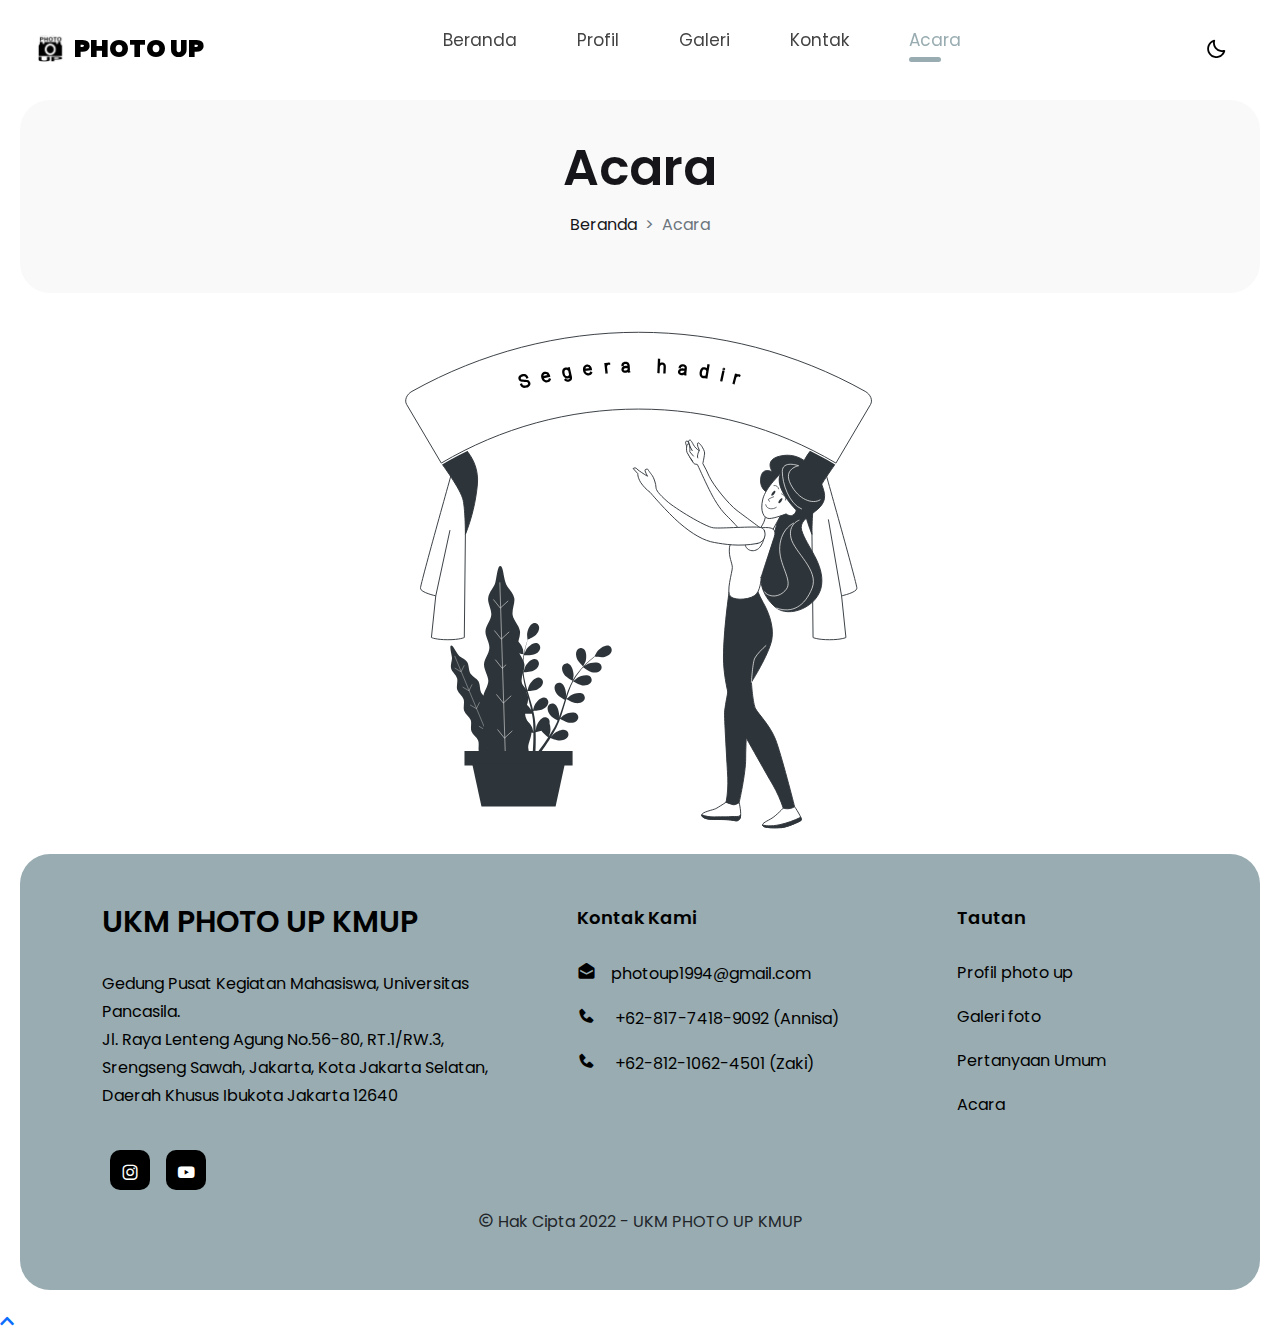
<file: acara.html>
<!DOCTYPE html>
<html lang="en">

<head>
     <meta charset="UTF-8" />
     <meta http-equiv="X-UA-Compatible" content="IE=edge" />
     <meta name="viewport" content="width=device-width, initial-scale=1.0, shrink-to-fit=no" />
     <title>PHOTO UP | Acara</title>

     <!-- CSS -->
     <link href='https://unpkg.com/boxicons@2.1.1/css/boxicons.min.css' rel='stylesheet'>
     <link href="https://unpkg.com/aos@2.3.1/dist/aos.css" rel="stylesheet" />
     <link href="/vendor/bootstrap/css/bootstrap.min.css" rel="stylesheet" />
     <link href="/vendor/owlcarousel/css/owl.carousel.min.css" rel="stylesheet" />
     <link href="/vendor/owlcarousel/css/owl.theme.default.min.css" rel="stylesheet" />


     <link rel="stylesheet" href="https://cdnjs.cloudflare.com/ajax/libs/font-awesome/5.15.4/css/all.min.css"
          integrity="sha512-1ycn6IcaQQ40/MKBW2W4Rhis/DbILU74C1vSrLJxCq57o941Ym01SwNsOMqvEBFlcgUa6xLiPY/NS5R+E6ztJQ=="
          crossorigin="anonymous" referrerpolicy="no-referrer" />
     <link href="style/main.css" rel="stylesheet" />
</head>

<body>
     <!-- Navbar -->
     <nav class="navbar-fixed-top fixed-top">
          <div class="navbar-photoup">
               <i class='bx bx-menu-alt-left sidebarOpen'></i>
               <span class="logo d-flex align-items-center">
                    <img src="/assets/img/logopu.svg" alt="" width="40px">
                    <a href="index.html">&nbsp;PHOTO UP</a>
               </span>
               <div class="menu">
                    <div class="logo-toggle">
                         <span class="logo d-flex align-items-center">
                              <img src="/assets/img/logopu.svg" alt="" width="40px">
                              <a href="index.html">&nbsp;PHOTO UP</a>
                         </span>
                         <i class='bx bx-x sidebarClose'></i>
                    </div>
                    <ul class="nav-link">
                         <li><a href="index.html">Beranda</a></li>
                         <li><a href="profil.html">Profil</a></li>
                         <li><a href="galeri.html">Galeri</a></li>
                         <li><a href="kontak.html">Kontak</a></li>
                         <li class="active"><a class="active" href="acara.html">Acara</a></li>
                    </ul>
               </div>
               <div class="darkLight-searchBox">
                    <div class="dark-light">
                         <i class='bx bx-moon moon'></i>
                         <i class='bx bx-sun sun'></i>
                    </div>
                    <!-- <div class="searchBox">
          <div class="searchToggle">
            <i class='bx bx-x cancel'></i>
            <i class='bx bx-search search'></i>
          </div>
          <div class="search-field">
            <input type="text" placeholder="Cari">
            <i class='bx bx-search'></i>
          </div>

        </div> -->
               </div>
          </div>
     </nav>
     <!-- Navbar -->

     <div class="page-content">

          <!--breadcrumb-->
          <section class="breadcrumb-header">
               <div class="container breadcrumb-nav">
                    <h1>Acara</h1>
                    <nav style="--bs-breadcrumb-divider: '>';" aria-label="breadcrumb">
                         <ol class="breadcrumb">
                              <li class="breadcrumb-item"><a href="index.html">Beranda</a></li>
                              <li class="breadcrumb-item active" aria-current="page">Acara</li>
                         </ol>
                    </nav>
               </div>
          </section>
          <!--end breadcrumb-->

          <!--acara-->
          <section class="acara">
               <div class="container">
                    <div class="title-acara d-flex align-items-center justify-content-center">
                         <h1></h1>
                         <img src="/assets/img/segera.svg" alt="segera datang" width="100%" height="100%">
                    </div>
               </div>
          </section>
          <!--end acara-->




     </div>
     <!-- footer -->
     <footer>
          <div class="footer-area">
               <div class="container">
                    <div class="row mb-15">
                         <div class="col-lg-5">
                              <div class="footer-item">
                                   <span class="footer-logo">
                                        UKM PHOTO UP KMUP
                                   </span>
                                   <p>Gedung Pusat Kegiatan Mahasiswa, Universitas Pancasila.<br> Jl. Raya Lenteng Agung
                                        No.56-80,
                                        RT.1/RW.3,
                                        Srengseng Sawah, Jakarta, Kota Jakarta Selatan, Daerah Khusus Ibukota Jakarta
                                        12640</p>
                                   <div class="social-media">
                                        <a href="https://www.instagram.com/photoup94" target="_blank"><i
                                                  class='bx bxl-instagram'></i></a>
                                        <a href="https://www.youtube.com/channel/UCiOalYiee_t57inMNtgSVtA"
                                             target="_blank"><i class='bx bxl-youtube'></i></a>
                                   </div>
                              </div>

                         </div>
                         <div class="col-lg-4">
                              <div class="footer-item">
                                   <h class="h-item">Kontak Kami</h>
                                   <ul class="item">
                                        <li><i class='bx bxs-envelope-open'></i><a
                                                  href="mailto:photoup1994@gmail.com?subject=Pesan%20untuk%20photo%20up"
                                                  target="_blank">photoup1994@gmail.com</a>

                                        </li>
                                        <li><i class='bx bxs-phone'></i>
                                             <a href="https://wa.me/+6281774189092" target="_blank">+62-817-7418-9092
                                                  (Annisa)</a>
                                        </li>
                                        <li><i class='bx bxs-phone'></i>
                                             <a href="https://wa.me/+6281210624501" target="_blank">+62-812-1062-4501
                                                  (Zaki)</a>
                                        </li>
                                   </ul>
                              </div>
                         </div>
                         <div class="col-lg-3">
                              <div class="footer-item">
                                   <h class="h-item">Tautan</h>
                                   <ul class="item">
                                        <li><a href="profil.html">Profil photo up</a></li>
                                        <li><a href="galeri.html">Galeri foto</a></li>
                                        <li><a href="kontak.html#faq">Pertanyaan Umum</a></li>
                                        <li><a href="acara.html">Acara</a></li>
                                   </ul>
                              </div>

                         </div>
                    </div>
                    <div class="copyright mt-10">
                         <p><i class='bx bx-copyright'></i> Hak Cipta 2022 - UKM PHOTO UP KMUP </p>
                    </div>
               </div>
          </div>
     </footer>

     <!-- end footer -->
     <div class="btn-scroll">
          <a href="#" class="scroll-top">
               <i class="ini fas fa-chevron-up"></i>
          </a>
     </div>


     <!-- JavaScript -->
     <script src="/vendor/jquery/jquery.slim.min.js"></script>
     <script src="/vendor/bootstrap/js/bootstrap.bundle.min.js"></script>
     <script src="/vendor/owlcarousel/js/owl.carousel.min.js"></script>
     <script src="https://unpkg.com/aos@2.3.1/dist/aos.js"></script>
     <script src="/script/navbar.js"></script>
     <script src="/script/scroll-up.js"></script>
     <script src="/script/slider.js"></script>
     <script>
          AOS.init();
     </script>
</body>

</html>
</file>
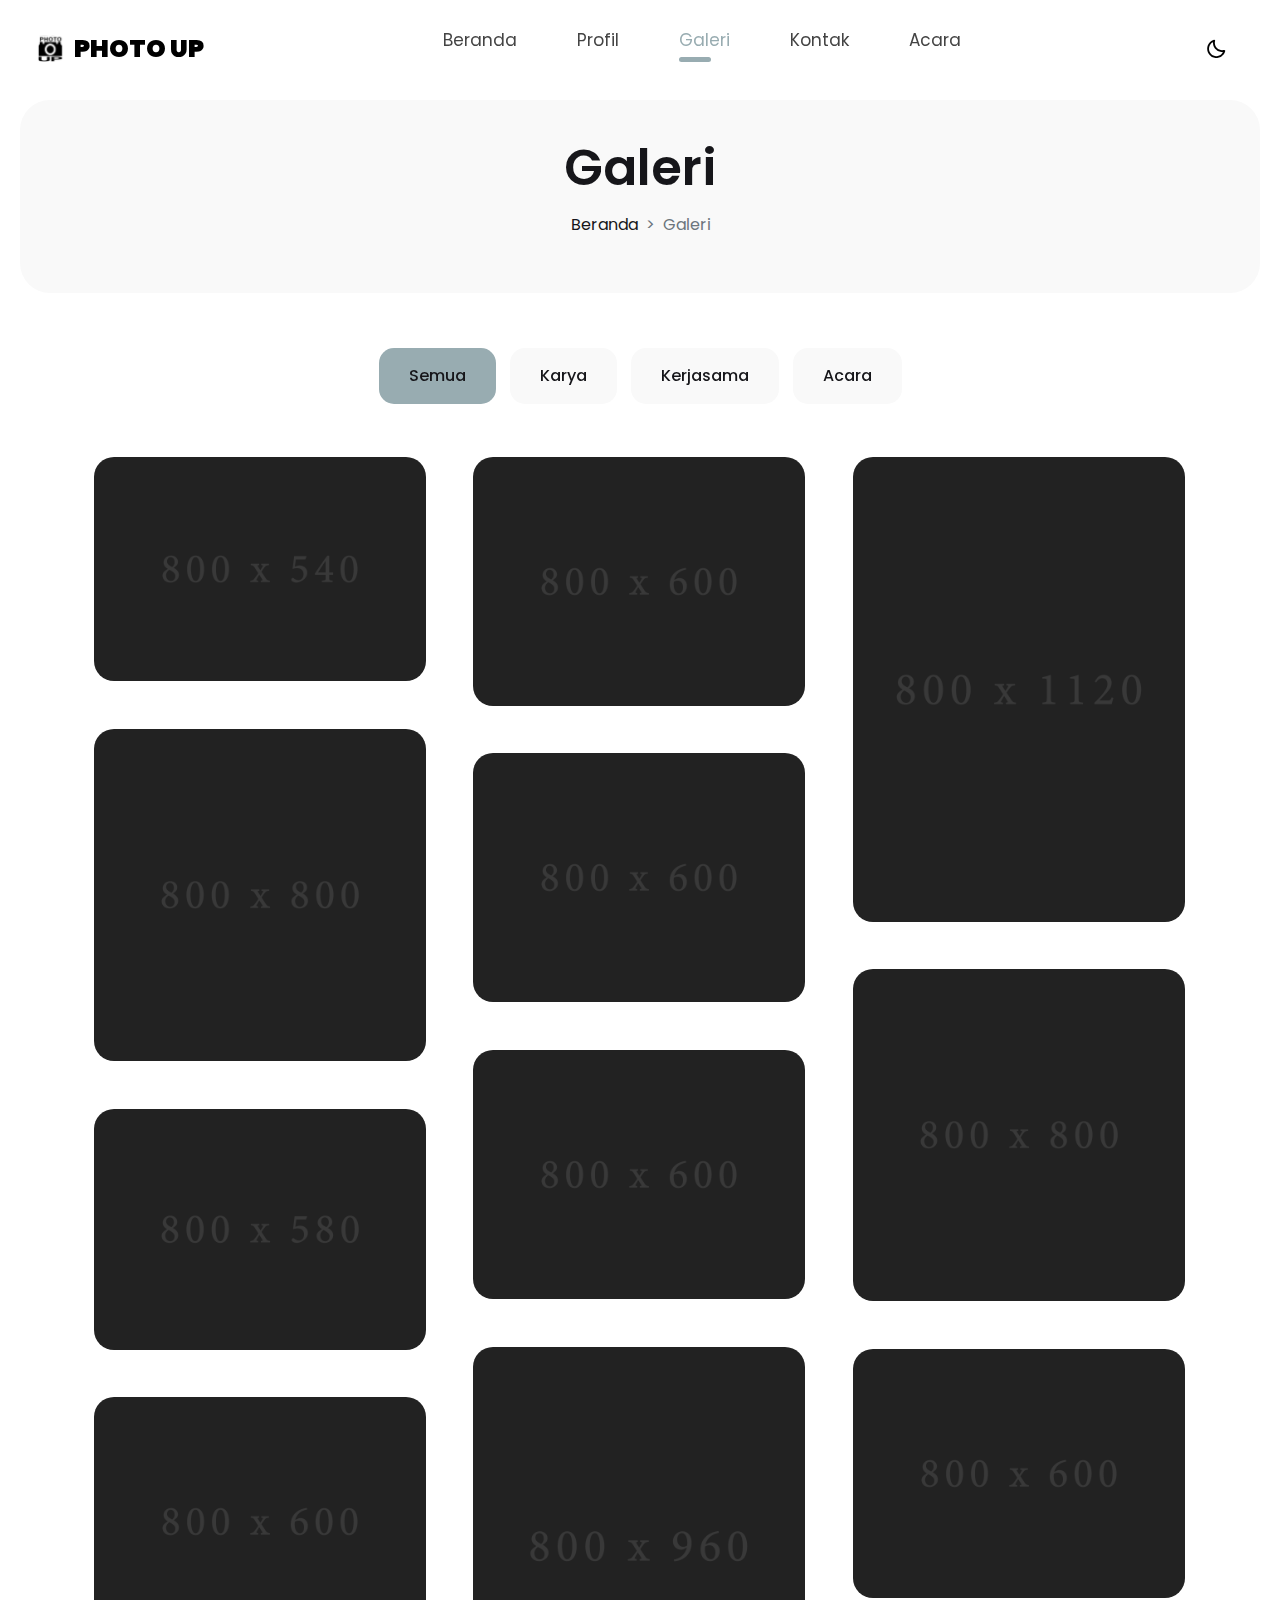
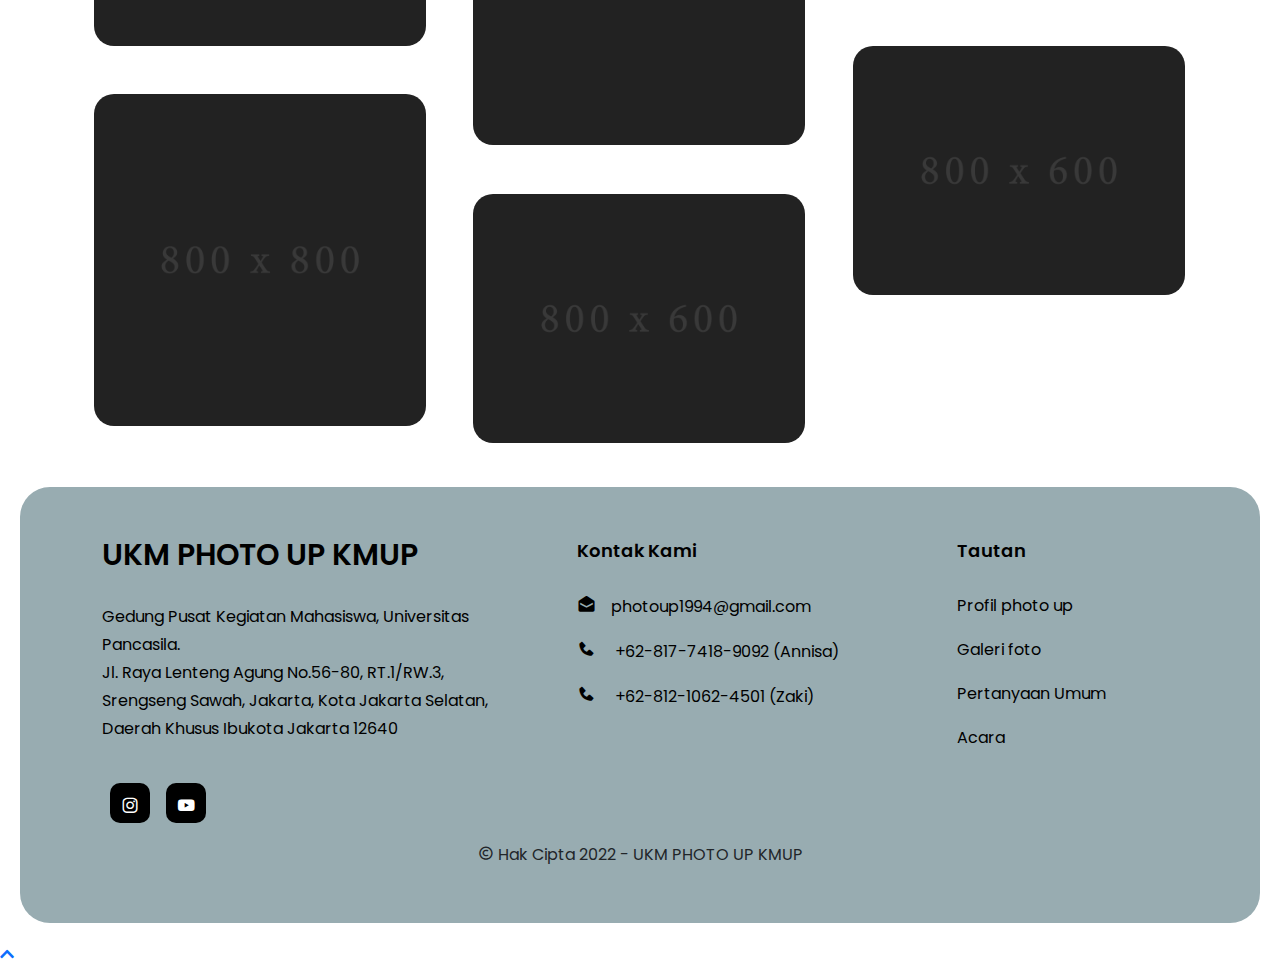
<file: galeri.html>
<!DOCTYPE html>
<html lang="en">

<head>
     <meta charset="UTF-8" />
     <meta http-equiv="X-UA-Compatible" content="IE=edge" />
     <meta name="viewport" content="width=device-width, initial-scale=1.0, shrink-to-fit=no" />
     <title>PHOTO UP | Galeri</title>

     <!-- CSS -->
     <link href='https://unpkg.com/boxicons@2.1.1/css/boxicons.min.css' rel='stylesheet'>
     <link href="https://unpkg.com/aos@2.3.1/dist/aos.css" rel="stylesheet" />
     <link href="/vendor/bootstrap/css/bootstrap.min.css" rel="stylesheet" />
     <link href="/vendor/owlcarousel/css/owl.carousel.min.css" rel="stylesheet" />
     <link href="/vendor/owlcarousel/css/owl.theme.default.min.css" rel="stylesheet" />


     <link rel="stylesheet" href="https://cdnjs.cloudflare.com/ajax/libs/font-awesome/5.15.4/css/all.min.css"
          integrity="sha512-1ycn6IcaQQ40/MKBW2W4Rhis/DbILU74C1vSrLJxCq57o941Ym01SwNsOMqvEBFlcgUa6xLiPY/NS5R+E6ztJQ=="
          crossorigin="anonymous" referrerpolicy="no-referrer" />
     <link href="style/main.css" rel="stylesheet" />
     <link href="style/magnific-popup.css" type="text/css" rel="stylesheet" />
</head>

<body>
     <!-- Navbar -->
     <nav class="navbar-fixed-top fixed-top">
          <div class="navbar-photoup">
               <i class='bx bx-menu-alt-left sidebarOpen'></i>
               <span class="logo d-flex align-items-center">
                    <img src="/assets/img/logopu.svg" alt="" width="40px">
                    <a href="index.html">&nbsp;PHOTO UP</a>
               </span>
               <div class="menu">
                    <div class="logo-toggle">
                         <span class="logo d-flex align-items-center">
                              <img src="/assets/img/logopu.svg" alt="" width="40px">
                              <a href="index.html">&nbsp;PHOTO UP</a>
                         </span>
                         <i class='bx bx-x sidebarClose'></i>
                    </div>
                    <ul class="nav-link">
                         <li><a href="index.html">Beranda</a></li>
                         <li><a href="profil.html">Profil</a></li>
                         <li class="active"><a class="active" href="galeri.html">Galeri</a></li>
                         <li><a href="kontak.html">Kontak</a></li>
                         <li><a href="acara.html">Acara</a></li>
                    </ul>
               </div>
               <div class="darkLight-searchBox">
                    <div class="dark-light">
                         <i class='bx bx-moon moon'></i>
                         <i class='bx bx-sun sun'></i>
                    </div>
                    <!-- <div class="searchBox">
          <div class="searchToggle">
            <i class='bx bx-x cancel'></i>
            <i class='bx bx-search search'></i>
          </div>
          <div class="search-field">
            <input type="text" placeholder="Cari">
            <i class='bx bx-search'></i>
          </div>

        </div> -->
               </div>
          </div>
     </nav>
     <!-- Navbar -->


     <div class="page-content">

          <!--breadcrumb-->
          <section class="breadcrumb-header" data-aos="fade-up">
               <div class="container breadcrumb-nav">
                    <h1>Galeri</h1>
                    <nav style="--bs-breadcrumb-divider: '>';" aria-label="breadcrumb">
                         <ol class="breadcrumb">
                              <li class="breadcrumb-item"><a href="index.html">Beranda</a></li>
                              <li class="breadcrumb-item active" aria-current="page">Galeri</li>
                         </ol>
                    </nav>
               </div>
          </section>
          <!--end breadcrumb-->

          <!--gallery-->
          <section class="gallery" data-aos="fade-up">
               <div class="container">
                    <div class="row">
                         <div class="col-lg-12">
                              <div class="text-center">
                                   <ul class="col container-filter portfolioFilte list-unstyled mb-0" id="filter">
                                        <li class="categories active" data-filter="*"><a>Semua</a></li>
                                        <li class="categories" data-filter=".karya"><a>Karya</a></li>
                                        <li class="categories" data-filter=".kerjasama"><a>Kerjasama</a></li>
                                        <li class="categories" data-filter=".acara"><a>Acara</a></li>
                                   </ul>
                              </div>
                         </div>
                    </div>

                    <div class="port portfolio-masonry mt-4">
                         <div class="portfolioContainer row photo">
                              <div class="col-lg-4 p-4 karya">
                                   <div class="item-box">
                                        <a class="mfp-image" href="assets/portfolio/img-1.png" title="nama foto">
                                             <img class="item-container img-fluid" src="assets/portfolio/img-1.png"
                                                  alt="work-img" />
                                             <div class="item-mask">
                                                  <div class="item-caption">
                                                       <p class="text-dark mb-0">karya</p>
                                                       <h6 class="text-dark mt-1 text-uppercase">nama fotografer</h6>
                                                  </div>
                                             </div>
                                        </a>
                                   </div>
                              </div>

                              <div class="col-lg-4 p-4 karya">
                                   <div class="item-box">
                                        <a class="mfp-image" href="assets/portfolio/img-9.png" title="nama foto">
                                             <img class="item-container img-fluid" src="assets/portfolio/img-9.png"
                                                  alt="work-img" />
                                             <div class="item-mask">
                                                  <div class="item-caption">
                                                       <p class="text-dark mb-0">karya</p>
                                                       <h6 class="text-dark mt-1 text-uppercase">nama fotografer</h6>
                                                       </h6>
                                                  </div>
                                             </div>
                                        </a>
                                   </div>
                              </div>

                              <div class="col-lg-4 p-4 karya acara">
                                   <div class="item-box">
                                        <a class="mfp-image" href="assets/portfolio/img-7.png" title="nama foto">
                                             <img class="item-container img-fluid" src="assets/portfolio/img-7.png"
                                                  alt="work-img" />
                                             <div class="item-mask">
                                                  <div class="item-caption">
                                                       <p class="text-dark mb-0">karya</p>
                                                       <h6 class="text-dark mt-1 text-uppercase">nama fotografer</h6>
                                                  </div>
                                             </div>
                                        </a>
                                   </div>
                              </div>

                              <div class="col-lg-4 p-4 karya kerjasama acara">
                                   <div class="item-box">
                                        <a class="mfp-image" href="assets/portfolio/img-5.png" title="nama foto">
                                             <img class="item-container img-fluid" src="assets/portfolio/img-5.png"
                                                  alt="work-img" />
                                             <div class="item-mask">
                                                  <div class="item-caption">
                                                       <p class="text-dark mb-0">karya</p>
                                                       <h6 class="text-dark mt-1 text-uppercase">nama fotografer</h6>
                                                  </div>
                                             </div>
                                        </a>
                                   </div>
                              </div>

                              <div class="col-lg-4 p-4 kerjasama acara">
                                   <div class="item-box">
                                        <a class="mfp-image" href="assets/portfolio/img-11.png" title="nama foto">
                                             <img class="item-container img-fluid" src="assets/portfolio/img-11.png"
                                                  alt="work-img" />
                                             <div class="item-mask">
                                                  <div class="item-caption">
                                                       <p class="text-dark mb-0">karya</p>
                                                       <h6 class="text-dark mt-1 text-uppercase">nama fotografer</h6>
                                                  </div>
                                             </div>
                                        </a>
                                   </div>
                              </div>

                              <div class="col-lg-4 p-4 karya kerjasama acara">
                                   <div class="item-box">
                                        <a class="mfp-image" href="assets/portfolio/img-4.png" title="nama foto">
                                             <img class="item-container img-fluid" src="assets/portfolio/img-4.png"
                                                  alt="work-img" />
                                             <div class="item-mask">
                                                  <div class="item-caption">
                                                       <p class="text-dark mb-0">karya</p>
                                                       <h6 class="text-dark mt-1 text-uppercase">nama fotografer</h6>
                                                  </div>
                                             </div>
                                        </a>
                                   </div>
                              </div>

                              <div class="col-lg-4 p-4 karya kerjasama">
                                   <div class="item-box">
                                        <a class="mfp-image" href="assets/portfolio/img-12.png" title="nama foto">
                                             <img class="item-container img-fluid" src="assets/portfolio/img-12.png"
                                                  alt="work-img" />
                                             <div class="item-mask">
                                                  <div class="item-caption">
                                                       <p class="text-dark mb-0">karya</p>
                                                       <h6 class="text-dark mt-1 text-uppercase">nama fotografer</h6>
                                                  </div>
                                             </div>
                                        </a>
                                   </div>
                              </div>

                              <div class="col-lg-4 p-4 karya kerjasama acara">
                                   <div class="item-box">
                                        <a class="mfp-image" href="assets/portfolio/img-6.png" title="nama foto">
                                             <img class="item-container img-fluid" src="assets/portfolio/img-6.png"
                                                  alt="work-img" />
                                             <div class="item-mask">
                                                  <div class="item-caption">
                                                       <p class="text-dark mb-0">karya</p>
                                                       <h6 class="text-dark mt-1 text-uppercase">nama fotografer</h6>
                                                  </div>
                                             </div>
                                        </a>
                                   </div>
                              </div>

                              <div class="col-lg-4 p-4 karya acara">
                                   <div class="item-box">
                                        <a class="mfp-image" href="assets/portfolio/img-8.png" title="nama foto">
                                             <img class="item-container img-fluid" src="assets/portfolio/img-8.png"
                                                  alt="work-img" />
                                             <div class="item-mask">
                                                  <div class="item-caption">
                                                       <p class="text-dark mb-0">karya</p>
                                                       <h6 class="text-dark mt-1 text-uppercase">nama fotografer</h6>
                                                  </div>
                                             </div>
                                        </a>
                                   </div>
                              </div>

                              <div class="col-lg-4 p-4 karya kerjasama acara">
                                   <div class="item-box">
                                        <a class="mfp-image" href="assets/portfolio/img-14.png" title="nama foto">
                                             <img class="item-container img-fluid" src="assets/portfolio/img-14.png"
                                                  alt="work-img" />
                                             <div class="item-mask">
                                                  <div class="item-caption">
                                                       <p class="text-dark mb-0">karya</p>
                                                       <h6 class="text-dark mt-1 text-uppercase">nama fotografer</h6>
                                                  </div>
                                             </div>
                                        </a>
                                   </div>
                              </div>

                              <div class="col-lg-4 p-4 kerjasama acara">
                                   <div class="item-box">
                                        <a class="mfp-image" href="assets/portfolio/img-15.png" title="nama foto">
                                             <img class="item-container img-fluid" src="assets/portfolio/img-15.png"
                                                  alt="work-img" />
                                             <div class="item-mask">
                                                  <div class="item-caption">
                                                       <p class="text-dark mb-0">karya</p>
                                                       <h6 class="text-dark mt-1 text-uppercase">nama fotografer</h6>
                                                  </div>
                                             </div>
                                        </a>
                                   </div>
                              </div>
                              <div class="col-lg-4 p-4 karya kerjasama acara">
                                   <div class="item-box">
                                        <a class="mfp-image" href="assets/portfolio/img-13.png" title="nama foto">
                                             <img class="item-container img-fluid" src="assets/portfolio/img-13.png"
                                                  alt="work-img" />
                                             <div class="item-mask">
                                                  <div class="item-caption">
                                                       <p class="text-dark mb-0">karya</p>
                                                       <h6 class="text-dark mt-1 text-uppercase">nama fotografer</h6>
                                                  </div>
                                             </div>
                                        </a>
                                   </div>
                              </div>

                              <div class="col-lg-4 p-4 kerjasama acara">
                                   <div class="item-box">
                                        <a class="mfp-image" href="assets/portfolio/img-5.png" title="nama foto">
                                             <img class="item-container img-fluid" src="assets/portfolio/img-5.png"
                                                  alt="work-img" />
                                             <div class="item-mask">
                                                  <div class="item-caption">
                                                       <p class="text-dark mb-0">karya</p>
                                                       <h6 class="text-dark mt-1 text-uppercase">nama fotografer</h6>
                                                  </div>
                                             </div>
                                        </a>
                                   </div>
                              </div>

                              <div class="col-lg-4 p-4 karya kerjasama acara">
                                   <div class="item-box">
                                        <a class="mfp-image" href="assets/portfolio/img-16.png" title="nama foto">
                                             <img class="item-container img-fluid" src="assets/portfolio/img-16.png"
                                                  alt="work-img" />
                                             <div class="item-mask">
                                                  <div class="item-caption">
                                                       <p class="text-dark mb-0">karya</p>
                                                       <h6 class="text-dark mt-1 text-uppercase">nama fotografer</h6>
                                                  </div>
                                             </div>
                                        </a>
                                   </div>
                              </div>
                         </div>
                    </div>
               </div>
          </section>



     </div>
     <!-- footer -->
     <footer>
          <div class="footer-area">
               <div class="container">
                    <div class="row mb-15">
                         <div class="col-lg-5">
                              <div class="footer-item">
                                   <span class="footer-logo">
                                        UKM PHOTO UP KMUP
                                   </span>
                                   <p>Gedung Pusat Kegiatan Mahasiswa, Universitas Pancasila.<br> Jl. Raya Lenteng Agung
                                        No.56-80,
                                        RT.1/RW.3,
                                        Srengseng Sawah, Jakarta, Kota Jakarta Selatan, Daerah Khusus Ibukota Jakarta
                                        12640</p>
                                   <div class="social-media">
                                        <a href="https://www.instagram.com/photoup94" target="_blank"><i
                                                  class='bx bxl-instagram'></i></a>
                                        <a href="https://www.youtube.com/channel/UCiOalYiee_t57inMNtgSVtA"
                                             target="_blank"><i class='bx bxl-youtube'></i></a>
                                   </div>
                              </div>

                         </div>
                         <div class="col-lg-4">
                              <div class="footer-item">
                                   <h class="h-item">Kontak Kami</h>
                                   <ul class="item">
                                        <li><i class='bx bxs-envelope-open'></i><a
                                                  href="mailto:photoup1994@gmail.com?subject=Pesan%20untuk%20photo%20up"
                                                  target="_blank">photoup1994@gmail.com</a>

                                        </li>
                                        <li><i class='bx bxs-phone'></i>
                                             <a href="https://wa.me/+6281774189092" target="_blank">+62-817-7418-9092
                                                  (Annisa)</a>
                                        </li>
                                        <li><i class='bx bxs-phone'></i>
                                             <a href="https://wa.me/+6281210624501" target="_blank">+62-812-1062-4501
                                                  (Zaki)</a>
                                        </li>
                                   </ul>
                              </div>
                         </div>
                         <div class="col-lg-3">
                              <div class="footer-item">
                                   <h class="h-item">Tautan</h>
                                   <ul class="item">
                                        <li><a href="profil.html">Profil photo up</a></li>
                                        <li><a href="galeri.html">Galeri foto</a></li>
                                        <li><a href="kontak.html#faq">Pertanyaan Umum</a></li>
                                        <li><a href="acara.html">Acara</a></li>
                                   </ul>
                              </div>

                         </div>
                    </div>
                    <div class="copyright mt-10">
                         <p><i class='bx bx-copyright'></i> Hak Cipta 2022 - UKM PHOTO UP KMUP </p>
                    </div>
               </div>
          </div>
     </footer>

     <!-- end footer -->
     <div class="btn-scroll">
          <a href="#" class="scroll-top">
               <i class="ini fas fa-chevron-up"></i>
          </a>
     </div>


     <!-- JavaScript -->
     <script src="/vendor/jquery/jquery.slim.min.js"></script>
     <script src="/vendor/bootstrap/js/bootstrap.bundle.min.js"></script>
     <script src="/vendor/owlcarousel/js/owl.carousel.min.js"></script>
     <script src="https://unpkg.com/aos@2.3.1/dist/aos.js"></script>
     <script src="/script/navbar.js"></script>
     <script src="/script/scroll-up.js"></script>
     <script src="/script/slider.js"></script>

     <!--galeri script-->
     <script src="/vendor/jquery/jquery.magnific-popup.min.js"></script>
     <script src="/script/isotope.js"></script>
     <script src="/script/app.js"></script>
     <script>
          AOS.init();
     </script>
</body>

</html>
</file>
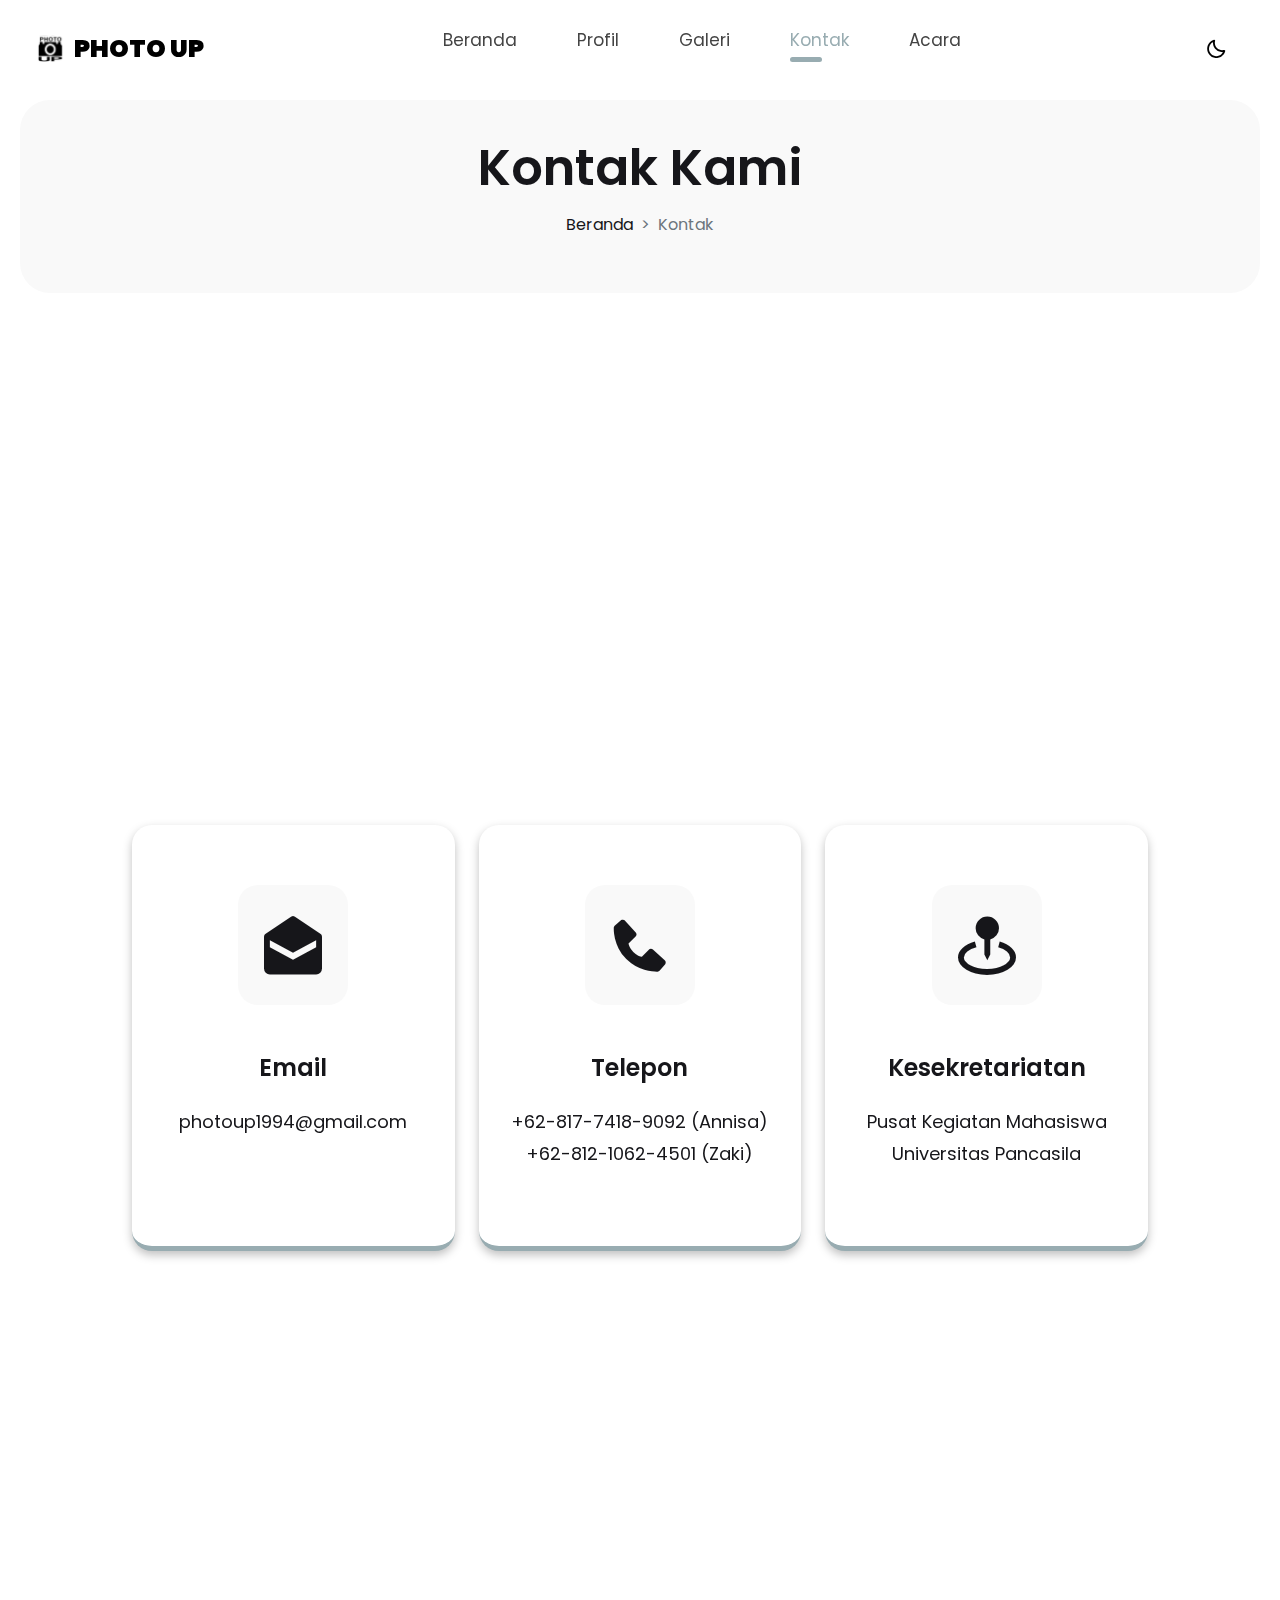
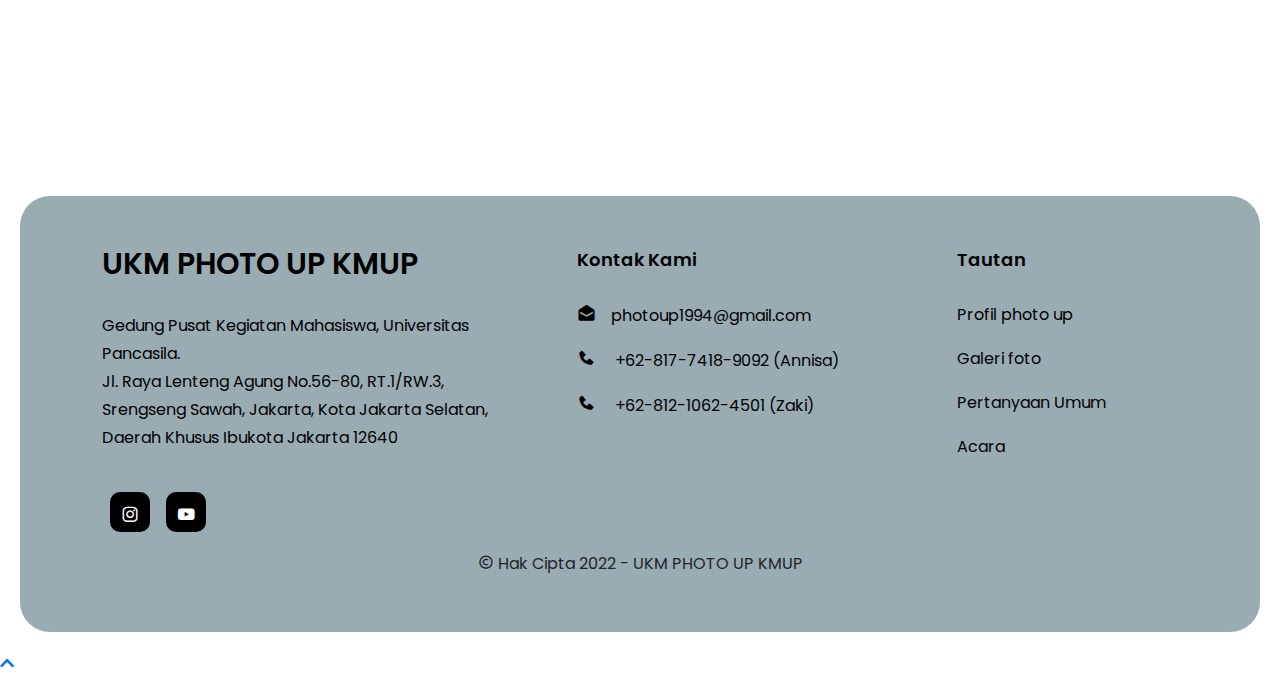
<file: kontak.html>
<!DOCTYPE html>
<html lang="en">

<head>
     <meta charset="UTF-8" />
     <meta http-equiv="X-UA-Compatible" content="IE=edge" />
     <meta name="viewport" content="width=device-width, initial-scale=1.0, shrink-to-fit=no" />
     <title>PHOTO UP | Kontak</title>

     <!-- CSS -->
     <link href='https://unpkg.com/boxicons@2.1.1/css/boxicons.min.css' rel='stylesheet'>
     <link href="https://unpkg.com/aos@2.3.1/dist/aos.css" rel="stylesheet" />
     <link href="/vendor/bootstrap/css/bootstrap.min.css" rel="stylesheet" />
     <link href="/vendor/owlcarousel/css/owl.carousel.min.css" rel="stylesheet" />
     <link href="/vendor/owlcarousel/css/owl.theme.default.min.css" rel="stylesheet" />


     <link rel="stylesheet" href="https://cdnjs.cloudflare.com/ajax/libs/font-awesome/5.15.4/css/all.min.css"
          integrity="sha512-1ycn6IcaQQ40/MKBW2W4Rhis/DbILU74C1vSrLJxCq57o941Ym01SwNsOMqvEBFlcgUa6xLiPY/NS5R+E6ztJQ=="
          crossorigin="anonymous" referrerpolicy="no-referrer" />
     <link href="style/main.css" rel="stylesheet" />
</head>

<body>
     <!-- Navbar -->
     <nav class="navbar-fixed-top fixed-top">
          <div class="navbar-photoup">
               <i class='bx bx-menu-alt-left sidebarOpen'></i>
               <span class="logo d-flex align-items-center">
                    <img src="/assets/img/logopu.svg" alt="" width="40px">
                    <a href="index.html">&nbsp;PHOTO UP</a>
               </span>
               <div class="menu">
                    <div class="logo-toggle">
                         <span class="logo d-flex align-items-center">
                              <img src="/assets/img/logopu.svg" alt="" width="40px">
                              <a href="index.html">&nbsp;PHOTO UP</a>
                         </span>
                         <i class='bx bx-x sidebarClose'></i>
                    </div>
                    <ul class="nav-link">
                         <li><a href="index.html">Beranda</a></li>
                         <li><a href="profil.html">Profil</a></li>
                         <li><a href="galeri.html">Galeri</a></li>
                         <li class="active"><a class="active" href="kontak.html">Kontak</a></li>
                         <li><a href="acara.html">Acara</a></li>
                    </ul>
               </div>
               <div class="darkLight-searchBox">
                    <div class="dark-light">
                         <i class='bx bx-moon moon'></i>
                         <i class='bx bx-sun sun'></i>
                    </div>
                    <!-- <div class="searchBox">
          <div class="searchToggle">
            <i class='bx bx-x cancel'></i>
            <i class='bx bx-search search'></i>
          </div>
          <div class="search-field">
            <input type="text" placeholder="Cari">
            <i class='bx bx-search'></i>
          </div>

        </div> -->
               </div>
          </div>
     </nav>
     <!-- Navbar -->

     <div class="page-content">

          <!--breadcrumb-->
          <section class="breadcrumb-header" data-aos="fade-up">
               <div class="container breadcrumb-nav">
                    <h1>Kontak Kami</h1>
                    <nav style="--bs-breadcrumb-divider: '>';" aria-label="breadcrumb">
                         <ol class="breadcrumb">
                              <li class="breadcrumb-item"><a href="index.html">Beranda</a></li>
                              <li class="breadcrumb-item active" aria-current="page">Kontak</li>
                         </ol>
                    </nav>
               </div>
          </section>

          <!--end breadcrumb-->

          <!--peta-->
          <section class="peta" data-aos="fade-up">
               <div class="container">
                    <div class="embed-responsive embed-responsive-21by9 embed">
                         <iframe class="embed-responsive-item embed-peta"
                              src="https://www.google.com/maps/embed?pb=!1m18!1m12!1m3!1d3965.43020350749!2d106.83030571468649!3d-6.338283695413136!2m3!1f0!2f0!3f0!3m2!1i1024!2i768!4f13.1!3m3!1m2!1s0x2e69edc81e2878c1%3A0x273da725ef199289!2sUKM%20PHOTO%20UP%20KMUP!5e0!3m2!1sid!2sid!4v1645056784670!5m2!1sid!2sid"
                              allowfullscreen="" loading="lazy"></iframe>
                    </div>
               </div>
          </section>
          <!--end peta-->

          <!--col-->
          <section class="kontak" data-aos="fade-up">
               <div class="container">
                    <div class="kontak-kami">
                         <div class="row">
                              <div class="col-lg-4 col-md-6 col-sm-12">
                                   <div class="item-kontak" data-aos="fade-up" data-aos-delay="100">
                                        <i class='bx bxs-envelope-open icon'></i>
                                        <h5>Email</h5>
                                        <p><a href="mailto:photoup1994@gmail.com?subject=Pesan%20untuk%20photo%20up"
                                                  target="_blank">photoup1994@gmail.com</a></p>
                                   </div>
                              </div>
                              <div class="col-lg-4 col-md-6 col-sm-12">
                                   <div class="item-kontak" data-aos="fade-up" data-aos-delay="250">
                                        <i class='bx bxs-phone icon'></i>
                                        <h5>Telepon</h5>
                                        <ul class="item">
                                             <li>
                                                  <a href="https://wa.me/+6281774189092"
                                                       target="_blank">+62-817-7418-9092
                                                       (Annisa)</a>
                                             </li>
                                             <li>
                                                  <a href="https://wa.me/+6281210624501"
                                                       target="_blank">+62-812-1062-4501
                                                       (Zaki)</a>
                                             </li>
                                        </ul>
                                   </div>
                              </div>
                              <div class="col-lg-4 col-md-6 col-sm-12">
                                   <div class="item-kontak" data-aos="fade-up" data-aos-delay="350">
                                        <i class='bx bxs-map-pin icon'></i>
                                        <h5>Kesekretariatan</h5>
                                        <p>Pusat Kegiatan Mahasiswa Universitas Pancasila</p>
                                   </div>

                              </div>
                         </div>
                    </div>
               </div>
          </section>
          <!--end col-->

          <!--faq-->
          <section class="faq" id="faq" data-aos="fade-up">
               <div class="container">
                    <h3 class="head-faq">
                         Pertanyaan Umum
                    </h3>
                    <div class="item-faq">
                         <div class="accordion accordion-flush" id="accordionFlush">
                              <div class="accordion-item">
                                   <h2 class="accordion-header" id="flush-headingOne">
                                        <button class="accordion-button collapsed" type="button"
                                             data-bs-toggle="collapse" data-bs-target="#flush-collapseOne"
                                             aria-expanded="false" aria-controls="flush-collapseOne">
                                             Apakah ada syarat & ketentuan untuk bergabung PHOTO UP ?
                                        </button>
                                   </h2>
                                   <div id="flush-collapseOne" class="accordion-collapse collapse"
                                        aria-labelledby="flush-headingOne" data-bs-parent="#accordionFlush">
                                        <div class="accordion-body">Mahasiswa/i aktif Universitas Pancasila. </div>
                                   </div>
                              </div>
                              <div class="accordion-item">
                                   <h2 class="accordion-header" id="flush-headingTwo">
                                        <button class="accordion-button collapsed" type="button"
                                             data-bs-toggle="collapse" data-bs-target="#flush-collapseTwo"
                                             aria-expanded="false" aria-controls="flush-collapseTwo">
                                             Tahapan apa aja yang harus dilalui untuk menjadi anggota PHOTO UP ?
                                        </button>
                                   </h2>
                                   <div id="flush-collapseTwo" class="accordion-collapse collapse"
                                        aria-labelledby="flush-headingTwo" data-bs-parent="#accordionFlush">
                                        <div class="accordion-body">Pertama melakukan pendaftaran, selanjutnya
                                             mengikuti
                                             kegiatan Pendidikan dan pelatihan, Pameran fotografi, dan Vacation yang
                                             diadakan oleh UKM PHOTO UP KMUP. </div>
                                   </div>
                              </div>
                              <div class="accordion-item">
                                   <h2 class="accordion-header" id="flush-headingThree">
                                        <button class="accordion-button collapsed" type="button"
                                             data-bs-toggle="collapse" data-bs-target="#flush-collapseThree"
                                             aria-expanded="false" aria-controls="flush-collapseThree">
                                             Apa kelebihan bergabung dengan PHOTO UP ?
                                        </button>
                                   </h2>
                                   <div id="flush-collapseThree" class="accordion-collapse collapse"
                                        aria-labelledby="flush-headingThree" data-bs-parent="#accordionFlush">
                                        <div class="accordion-body">- Meningkatkan kreativitas dalam bidang fotografi.
                                             <br>
                                             - Belajar dan mengetahui hal baru mengenai kamera, angle, komposisi, genre
                                             dan sebagainya yang berkaitan dengan fotografi. <br>
                                             - Meningkatkan eksistensi anggota UKM PHOTO UP KMUP dan menjalin komunikasi
                                             baik di dalam maupun luar kampus.</div>
                                   </div>
                              </div>
                         </div>
                    </div>
               </div>
          </section>
          <!--end faq-->

          <!--kontak-->
          <!-- <section class="bantuan">
               <div class="container">
                    <div class="row">
                         <div class="col-lg-6 text-center">
                              <p>Apakah ada pertanyaan?</p>
                         </div>
                         <div class="col-lg-6">
                              <div class="text-center">
                                   <a href="#" class="btn btn-custom" data-aos="fade-in">Kontak</a>
                              </div>
                         </div>
                    </div>
               </div>
          </section> -->
          <!--kontak-->
     </div>
     <!-- footer -->
     <footer>
          <div class="footer-area">
               <div class="container">
                    <div class="row mb-15">
                         <div class="col-lg-5">
                              <div class="footer-item">
                                   <span class="footer-logo">
                                        UKM PHOTO UP KMUP
                                   </span>
                                   <p>Gedung Pusat Kegiatan Mahasiswa, Universitas Pancasila.<br> Jl. Raya Lenteng Agung
                                        No.56-80,
                                        RT.1/RW.3,
                                        Srengseng Sawah, Jakarta, Kota Jakarta Selatan, Daerah Khusus Ibukota Jakarta
                                        12640</p>
                                   <div class="social-media">
                                        <a href="https://www.instagram.com/photoup94" target="_blank"><i
                                                  class='bx bxl-instagram'></i></a>
                                        <a href="https://www.youtube.com/channel/UCiOalYiee_t57inMNtgSVtA"
                                             target="_blank"><i class='bx bxl-youtube'></i></a>
                                   </div>
                              </div>

                         </div>
                         <div class="col-lg-4">
                              <div class="footer-item">
                                   <h class="h-item">Kontak Kami</h>
                                   <ul class="item">
                                        <li><i class='bx bxs-envelope-open'></i><a
                                                  href="mailto:photoup1994@gmail.com?subject=Pesan%20untuk%20photo%20up"
                                                  target="_blank">photoup1994@gmail.com</a>

                                        </li>
                                        <li><i class='bx bxs-phone'></i>
                                             <a href="https://wa.me/+6281774189092" target="_blank">+62-817-7418-9092
                                                  (Annisa)</a>
                                        </li>
                                        <li><i class='bx bxs-phone'></i>
                                             <a href="https://wa.me/+6281210624501" target="_blank">+62-812-1062-4501
                                                  (Zaki)</a>
                                        </li>
                                   </ul>
                              </div>
                         </div>
                         <div class="col-lg-3">
                              <div class="footer-item">
                                   <h class="h-item">Tautan</h>
                                   <ul class="item">
                                        <li><a href="#">Profil photo up</a></li>
                                        <li><a href="#">Galeri foto</a></li>
                                        <li><a href="#faq">Pertanyaan Umum</a></li>
                                        <li><a href="#">Acara</a></li>
                                   </ul>
                              </div>

                         </div>
                    </div>
                    <div class="copyright mt-10">
                         <p><i class='bx bx-copyright'></i> Hak Cipta 2022 - UKM PHOTO UP KMUP </p>
                    </div>
               </div>
          </div>
     </footer>

     <!-- end footer -->
     <div class="btn-scroll">
          <a href="#" class="scroll-top">
               <i class="ini fas fa-chevron-up"></i>
          </a>
     </div>


     <!-- JavaScript -->
     <script src="/vendor/jquery/jquery.slim.min.js"></script>
     <script src="/vendor/bootstrap/js/bootstrap.bundle.min.js"></script>
     <script src="/vendor/owlcarousel/js/owl.carousel.min.js"></script>
     <script src="https://unpkg.com/aos@2.3.1/dist/aos.js"></script>
     <script src="/script/navbar.js"></script>
     <script src="/script/scroll-up.js"></script>
     <script>
          AOS.init();
     </script>
</body>

</html>
</file>
